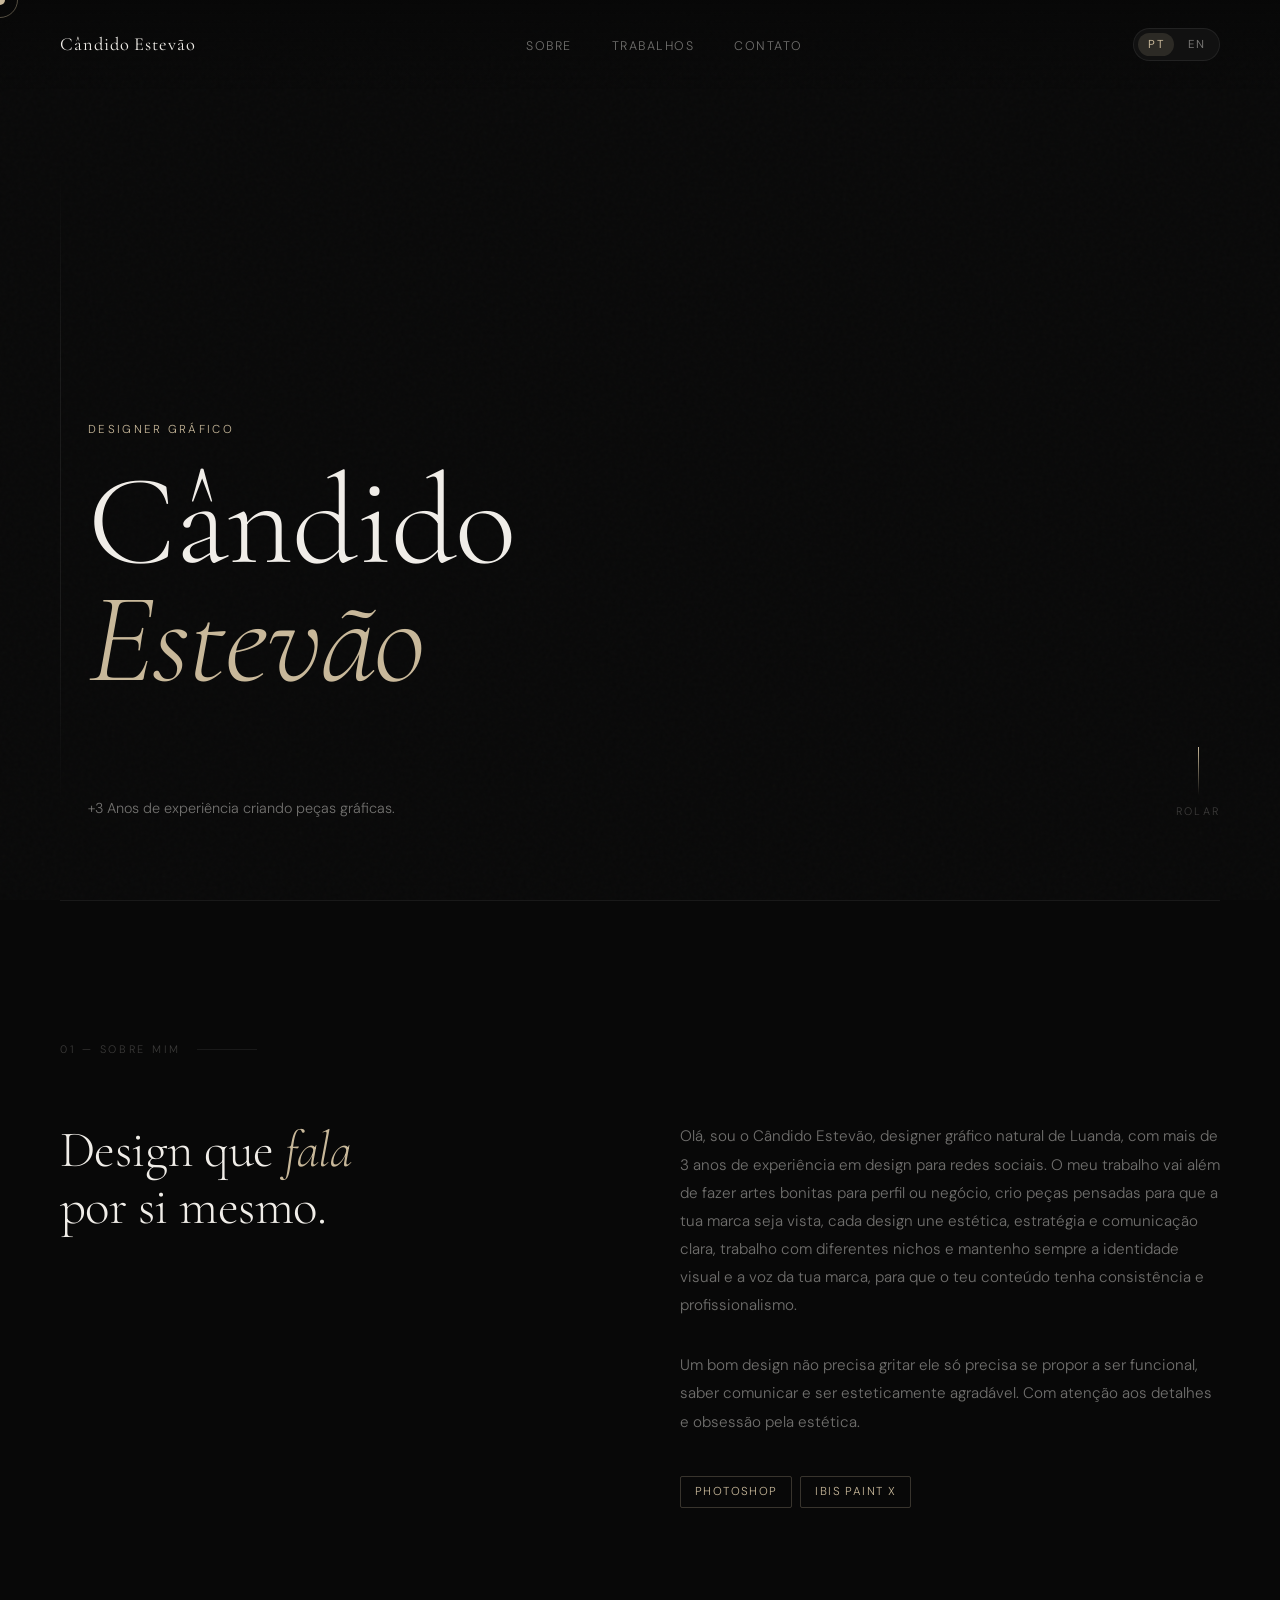
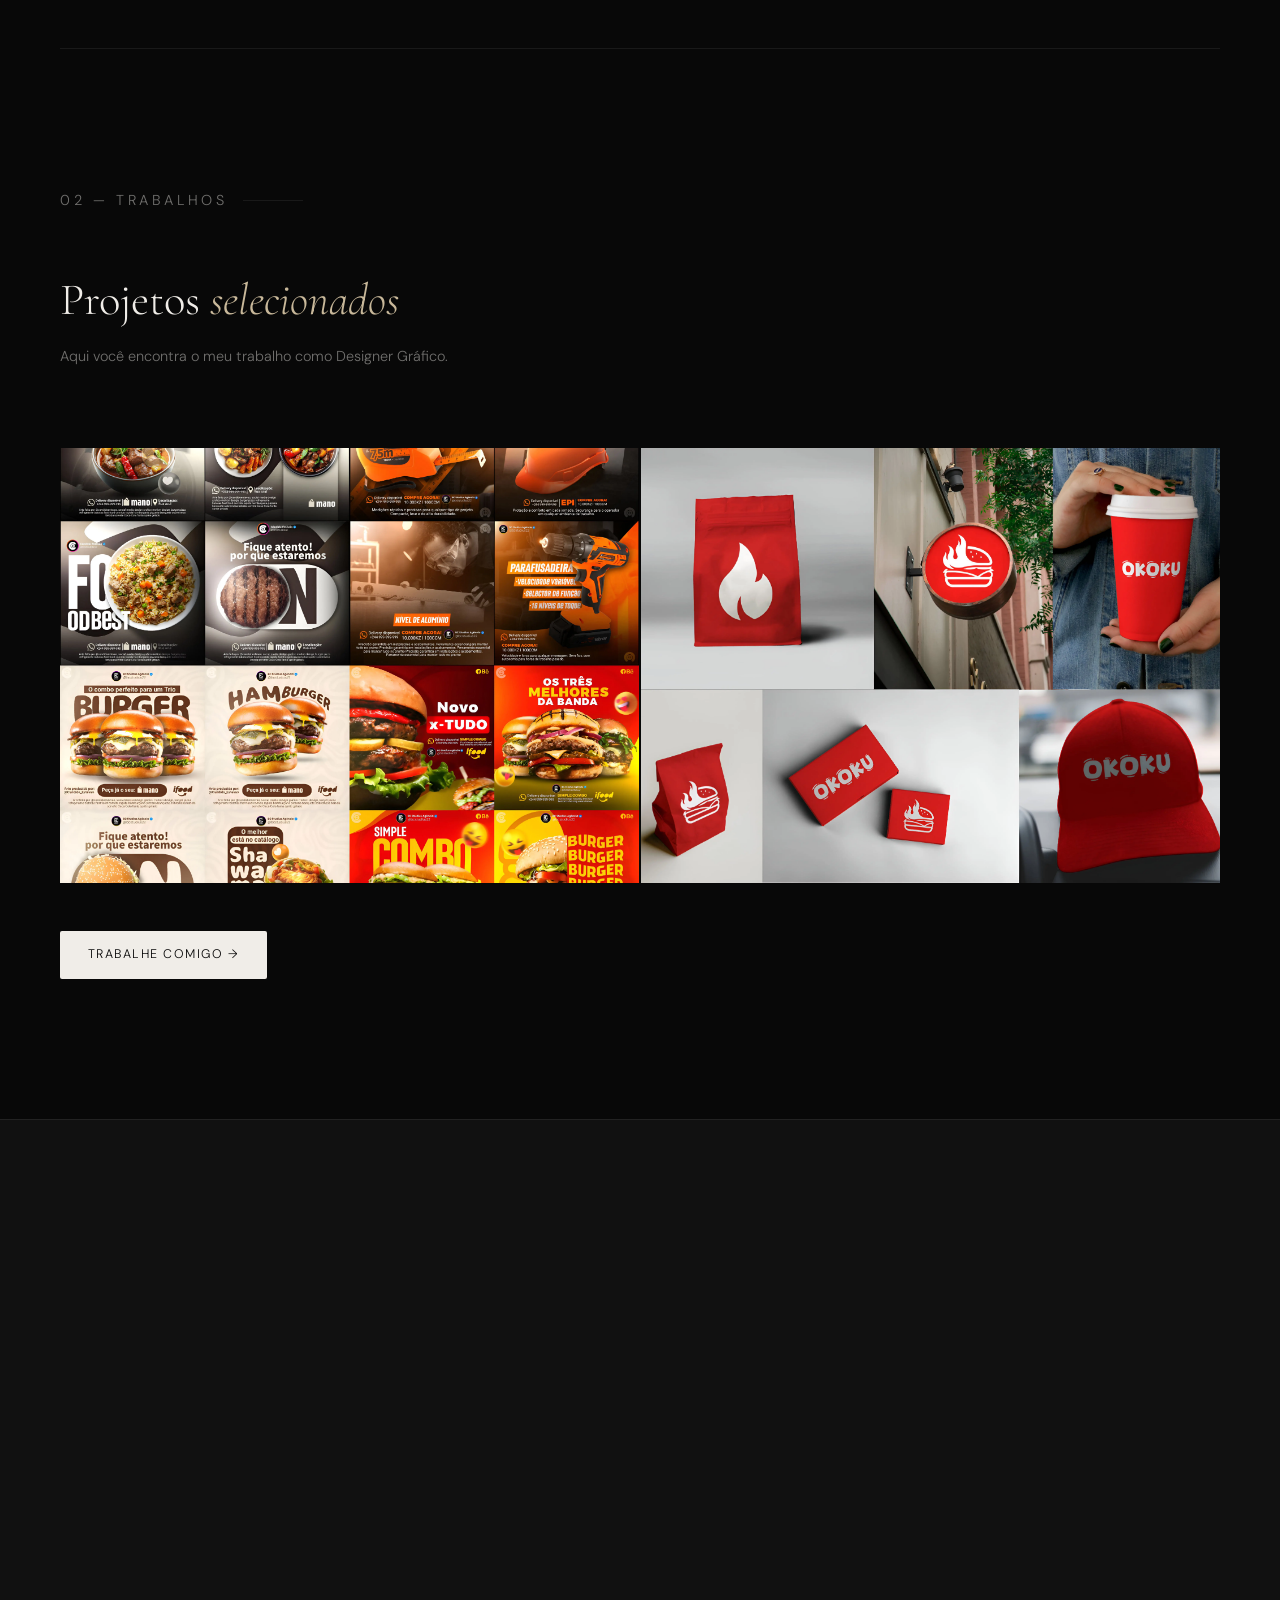
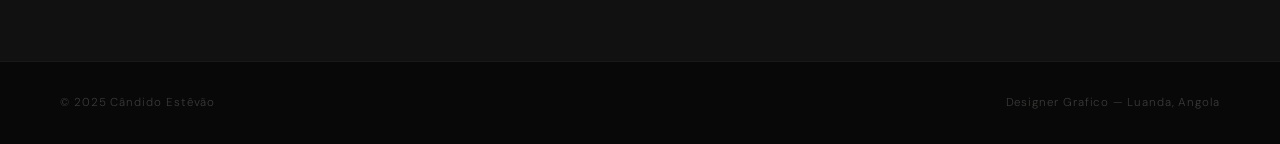
<file: index.html>
<!DOCTYPE html>
<html lang="pt">
<head>
  <meta charset="UTF-8" />
  <meta name="viewport" content="width=device-width, initial-scale=1.0"/>
  <title>Cândido Estevão — Designer</title>
  <link rel="preconnect" href="https://fonts.googleapis.com">
  <link href="https://fonts.googleapis.com/css2?family=Cormorant+Garamond:ital,wght@0,300;0,400;1,300&family=DM+Sans:wght@300;400;500&display=swap" rel="stylesheet">
  <link rel="stylesheet" href="style.css">
</head>
<body>

  <div class="cursor" id="cursor"></div>
  <div class="cursor-follower" id="cursorFollower"></div>

  <nav id="navbar">
    <a href="index.html" class="nav-logo">Cândido Estevão</a>
    <ul class="nav-links">
      <li><a href="#about" data-pt="Sobre" data-en="About">Sobre</a></li>
      <li><a href="#work" data-pt="Trabalhos" data-en="Work">Trabalhos</a></li>
      <li><a href="#contact" data-pt="Contato" data-en="Contact">Contato</a></li>
    </ul>
    <div class="nav-right">
      <div class="lang-toggle">
        <button class="lang-btn active" onclick="setLang('pt')">PT</button>
        <button class="lang-btn" onclick="setLang('en')">EN</button>
      </div>
      <button class="menu-toggle" id="menuToggle" aria-label="Abrir menu">
        <span></span><span></span><span></span>
      </button>
    </div>
  </nav>

  <div class="mobile-menu" id="mobileMenu">
    <ul>
      <li><a href="#about" data-pt="Sobre" data-en="About">Sobre</a></li>
      <li><a href="#work" data-pt="Trabalhos" data-en="Work">Trabalhos</a></li>
      <li><a href="#contact" data-pt="Contato" data-en="Contact">Contato</a></li>
    </ul>
  </div>

  <!-- HERO -->
  <section class="hero" id="home">
    <span class="hero-tag" data-pt="Designer Gráfico" data-en="Graphic Designer">
      Designer Gráfico
    </span>
    <h1 class="hero-name">Cândido<br><em>Estevão</em></h1>
    <div class="hero-bottom">
      <p class="hero-desc" data-pt="+3 Anos de experiência criando peças gráficas ." data-en="+3 Years of Experience Creating Graphic Designs.">
        +3 Anos de experiência criando peças gráficas.
      </p>
      <div class="hero-scroll">
        <div class="scroll-line"></div>
        <span data-pt="Rolar" data-en="Scroll">Rolar</span>
      </div>
    </div>
  </section>

  <div class="divider"></div>

  <!-- SOBRE -->
  <section id="about">
    <p class="section-label reveal" data-pt="01 — Sobre mim" data-en="01 — About me">01 — Sobre mim</p>
    <div class="about-grid">
      <div class="reveal">
        <h2 class="about-heading" data-pt="Design que <em>fala</em><br>por si mesmo." data-en="Design that <em>speaks</em><br>for itself.">
          Design que <em>fala</em><br>por si mesmo.
        </h2>
      </div>
      <div class="reveal reveal-delay-1">
        <p class="about-text" data-pt="Olá, sou o Cândido Estevão, designer gráfico natural de Luanda, com mais de 3 anos de experiência em design para redes sociais.
O meu trabalho vai além de fazer artes bonitas para perfil ou negócio, crio peças pensadas para que a tua marca seja vista, cada design une estética, estratégia e comunicação clara, trabalho com diferentes nichos e mantenho sempre a identidade visual e a voz da tua marca, para que o teu conteúdo tenha consistência e profissionalismo." data-en="Hello, I’m Cândido Estevão, a graphic designer from Luanda with over 3 years of experience in social media design. My work goes beyond creating visually appealing graphics for profiles or businesses; I create pieces designed to make your brand stand out. Each design combines aesthetics, strategy, and clear communication. I work with various niches while always maintaining your brand’s visual identity and voice, ensuring that your content is consistent and professional.">
Olá, sou o Cândido Estevão, designer gráfico natural de Luanda, com mais de 3 anos de experiência em design para redes sociais.
O meu trabalho vai além de fazer artes bonitas para perfil ou negócio, crio peças pensadas para que a tua marca seja vista, cada design une estética, estratégia e comunicação clara, trabalho com diferentes nichos e mantenho sempre a identidade visual e a voz da tua marca, para que o teu conteúdo tenha consistência e profissionalismo.
        </p>
        <p class="about-text" data-pt="Um bom design não precisa gritar ele só precisa se propor a ser funcional, saber comunicar e ser esteticamente agradável. Com atenção aos detalhes e obsessão pela estética." data-en="Good design doesn’t need to scream—it just needs to be functional, communicate clearly, and be aesthetically pleasing. With attention to detail and a strong obsession with aesthetics.">
          Um bom design não precisa gritar ele só precisa se propor a ser funcional, saber comunicar e ser esteticamente agradável. Com atenção aos detalhes e obsessão pela estética.
        </p>
        <div class="skills-list">
          <span class="skill-tag">PHOTOSHOP</span>
          <span class="skill-tag">IBIS PAINT X</span>
        </div>
      </div>
    </div>
  </section>

  <div class="divider"></div>

  <!-- TRABALHOS -->
  <!-- Os cards são gerados pelo JavaScript (script.js) -->
  <section id="work">
    <div class="work-intro reveal">
      <p class="section-label" data-pt="02 — Trabalhos" data-en="02 — Work">02 — Trabalhos</p>
      <h2 data-pt="Projetos <em>selecionados</em>" data-en="<em>Selected</em> projects">Projetos <em>selecionados</em></h2>
      <p data-pt="Aqui você encontra o meu trabalho como Designer Gráfico." data-en="Here, you can explore my work as a Graphic Designer.">
        Aqui você encontra o meu trabalho como Designer Gráfico.
      </p>
    </div>

    <!-- O id="projects-grid" é o alvo onde o JS vai injetar os cards -->
    <div class="projects-grid" id="projects-grid"></div>

    <div class="work-cta reveal">
      <a href="#contact" class="btn-primary" data-pt="Trabalhe comigo →" data-en="Work with me →">Trabalhe comigo →</a>
    </div>
  </section>

  <!-- CONTATO -->
  <section class="contact-section" id="contact">
    <p class="contact-eyebrow reveal" data-pt="03 Contato" data-en="03 — Contact">03 — Contato</p>
    <h2 class="contact-heading reveal">
      <span data-pt="Vamos começar" data-en="Shall we start">Vamos começar</span><br>
      <em data-pt="a trabalhar?" data-en="working together?">a trabalhar?</em>
    </h2>
    <div class="contact-links reveal">
      <a href="https://www.instagram.com/candidestevao?stkn=MXRwanRqcXpnenVlbA==" target="_blank" class="btn-ghost">Instagram</a>
      <a href="https://wa.me/244942501748" target="_blank" class="btn-ghost">Whatasapp</a>
      <a href="https://www.facebook.com/profile.php?id=61555177680543&locale=pt_BR" target="_blank" class="btn-ghost">Facebook</a>
    </div>
  </section>

  <footer>
    <span>© 2025 Cândido Estêvão</span>
    <span data-pt="Design & Motion — Luanda, Angola" data-en="Design & Motion — Luanda, Angola">Designer Grafico — Luanda, Angola</span>
  </footer>

  <script src="script.js"></script>
</body>
</html>
</file>
<file: style.css>
/* =============================================
   VARIÁVEIS GLOBAIS
============================================= */
:root {
  --bg: #080808;
  --surface: #111111;
  --border: rgba(255,255,255,0.07);
  --text-primary: #f0ede8;
  --text-secondary: rgba(240,237,232,0.45);
  --text-tertiary: rgba(240,237,232,0.22);
  --accent: #c8b89a;
  --accent-dim: rgba(200,184,154,0.15);
  --font-display: 'Cormorant Garamond', Georgia, serif;
  --font-body: 'DM Sans', sans-serif;
}

/* =============================================
   RESET & BASE
============================================= */
*, *::before, *::after { box-sizing: border-box; margin: 0; padding: 0; }
html { scroll-behavior: smooth; }
body {
  background-color: var(--bg);
  color: var(--text-primary);
  font-family: var(--font-body);
  font-weight: 300;
  line-height: 1.6;
  overflow-x: hidden;
  cursor: none;
}

/* =============================================
   CURSOR CUSTOMIZADO
============================================= */
.cursor {
  width: 10px; height: 10px;
  background: var(--accent);
  border-radius: 50%;
  position: fixed;
  pointer-events: none;
  z-index: 9999;
  transform: translate(-50%, -50%);
  transition: transform 0.1s, width 0.3s, height 0.3s, opacity 0.3s;
}
.cursor-follower {
  width: 36px; height: 36px;
  border: 1px solid rgba(200,184,154,0.4);
  border-radius: 50%;
  position: fixed;
  pointer-events: none;
  z-index: 9998;
  transform: translate(-50%, -50%);
  transition: transform 0.08s linear, width 0.3s, height 0.3s;
}

/* =============================================
   NAVEGAÇÃO
============================================= */
nav {
  position: fixed;
  top: 0; left: 0; right: 0;
  z-index: 100;
  display: flex;
  align-items: center;
  justify-content: space-between;
  padding: 28px 60px;
  background: linear-gradient(to bottom, rgba(8,8,8,0.95), transparent);
  transition: background 0.4s, padding 0.4s;
}
nav.scrolled {
  background: rgba(8,8,8,0.92);
  backdrop-filter: blur(20px);
  -webkit-backdrop-filter: blur(20px);
  border-bottom: 1px solid var(--border);
  padding: 18px 60px;
}

.nav-logo {
  font-family: var(--font-display);
  font-size: 1.15rem;
  font-weight: 400;
  letter-spacing: 0.05em;
  color: var(--text-primary);
  text-decoration: none;
}

.nav-links {
  display: flex;
  align-items: center;
  gap: 40px;
  list-style: none;
}
.nav-links a {
  font-size: 0.78rem;
  letter-spacing: 0.12em;
  text-transform: uppercase;
  color: var(--text-secondary);
  text-decoration: none;
  transition: color 0.3s;
}
.nav-links a:hover { color: var(--text-primary); }

/* Agrupa o lang-toggle e o botão hamburguer */
.nav-right {
  display: flex;
  align-items: center;
  gap: 20px;
}

/* Botão de idioma */
.lang-toggle {
  display: flex;
  gap: 4px;
  background: var(--surface);
  border: 1px solid var(--border);
  border-radius: 20px;
  padding: 4px;
}
.lang-btn {
  background: none;
  border: none;
  color: var(--text-secondary);
  font-family: var(--font-body);
  font-size: 0.72rem;
  letter-spacing: 0.1em;
  padding: 4px 10px;
  border-radius: 16px;
  cursor: none;
  transition: all 0.25s;
}
.lang-btn.active {
  background: var(--accent-dim);
  color: var(--accent);
}

/* =============================================
   BOTÃO HAMBURGUER
   São 3 linhas (<span>) que se transformam
   num X quando o menu está aberto.
============================================= */
.menu-toggle {
  display: none; /* escondido no desktop */
  flex-direction: column;
  justify-content: center;
  align-items: flex-end;
  gap: 5px;
  background: none;
  border: none;
  cursor: none;
  padding: 4px;
  width: 32px;
  height: 32px;
}

/* As 3 linhas do hamburguer */
.menu-toggle span {
  display: block;
  height: 1px;
  background: var(--text-primary);
  border-radius: 2px;
  transition: all 0.35s cubic-bezier(0.16, 1, 0.3, 1);
}
.menu-toggle span:nth-child(1) { width: 24px; }
.menu-toggle span:nth-child(2) { width: 16px; } /* linha mais curta = detalhe elegante */
.menu-toggle span:nth-child(3) { width: 24px; }

/* Quando o menu está aberto: transforma em X */
.menu-toggle.open span:nth-child(1) {
  transform: translateY(6px) rotate(45deg);
  width: 24px;
}
.menu-toggle.open span:nth-child(2) {
  opacity: 0;
  transform: scaleX(0);
}
.menu-toggle.open span:nth-child(3) {
  transform: translateY(-6px) rotate(-45deg);
  width: 24px;
}

/* =============================================
   MENU MOBILE OVERLAY
   Cobre a tela toda com fundo escuro.
   Começa invisível (opacity: 0, pointer-events: none)
   e aparece quando ganha a classe .open
============================================= */
.mobile-menu {
  position: fixed;
  inset: 0; /* top/right/bottom/left = 0 de uma vez */
  z-index: 99;
  background: rgba(8, 8, 8, 0.97);
  backdrop-filter: blur(24px);
  -webkit-backdrop-filter: blur(24px);

  display: flex;
  align-items: center;
  justify-content: center;

  /* Estado inicial: invisível e não clicável */
  opacity: 0;
  pointer-events: none;
  transition: opacity 0.4s cubic-bezier(0.16, 1, 0.3, 1);
}

/* Estado aberto: visível e clicável */
.mobile-menu.open {
  opacity: 1;
  pointer-events: all;
}

.mobile-menu ul {
  list-style: none;
  text-align: center;
  display: flex;
  flex-direction: column;
  gap: 12px;
}

/* Cada link do menu mobile */
.mobile-menu ul li {
  overflow: hidden; /* necessário para a animação de entrada */
}

.mobile-menu ul li a {
  font-family: var(--font-display);
  font-size: clamp(2.8rem, 12vw, 5rem);
  font-weight: 300;
  color: var(--text-primary);
  text-decoration: none;
  letter-spacing: -0.01em;
  display: inline-block;

  /* Animação: começa deslocado para baixo */
  transform: translateY(100%);
  transition: transform 0.5s cubic-bezier(0.16, 1, 0.3, 1),
              color 0.3s;
}

/* Quando aberto, cada link sobe para o lugar */
.mobile-menu.open ul li a {
  transform: translateY(0);
}

/* Escalonamento: cada link aparece com um pequeno atraso */
.mobile-menu.open ul li:nth-child(1) a { transition-delay: 0.05s; }
.mobile-menu.open ul li:nth-child(2) a { transition-delay: 0.12s; }
.mobile-menu.open ul li:nth-child(3) a { transition-delay: 0.19s; }

.mobile-menu ul li a:hover { color: var(--accent); }

/* =============================================
   HERO
============================================= */
.hero {
  min-height: 100vh;
  display: flex;
  flex-direction: column;
  justify-content: flex-end;
  padding: 0 60px 80px;
  position: relative;
  overflow: hidden;
}
.hero::before {
  content: '';
  position: absolute;
  inset: 0;
  background-image: url("data:image/svg+xml,%3Csvg viewBox='0 0 256 256' xmlns='http://www.w3.org/2000/svg'%3E%3Cfilter id='noise'%3E%3CfeTurbulence type='fractalNoise' baseFrequency='0.9' numOctaves='4' stitchTiles='stitch'/%3E%3C/filter%3E%3Crect width='100%25' height='100%25' filter='url(%23noise)' opacity='0.04'/%3E%3C/svg%3E");
  pointer-events: none;
  opacity: 0.6;
}
.hero::after {
  content: '';
  position: absolute;
  left: 60px;
  top: 160px;
  bottom: 80px;
  width: 1px;
  background: linear-gradient(to bottom, transparent, var(--border) 30%, var(--border) 70%, transparent);
}

.hero-tag {
  font-size: 0.72rem;
  letter-spacing: 0.2em;
  text-transform: uppercase;
  color: var(--accent);
  margin-bottom: 24px;
  padding-left: 28px;
  opacity: 0;
  animation: fadeUp 0.8s 0.3s forwards;
}
.hero-name {
  font-family: var(--font-display);
  font-size: clamp(4rem, 10vw, 9rem);
  font-weight: 300;
  line-height: 0.92;
  letter-spacing: -0.01em;
  color: var(--text-primary);
  padding-left: 28px;
  opacity: 0;
  animation: fadeUp 0.9s 0.5s forwards;
}
.hero-name em { font-style: italic; color: var(--accent); }

.hero-bottom {
  display: flex;
  align-items: flex-end;
  justify-content: space-between;
  margin-top: 48px;
  padding-left: 28px;
  opacity: 0;
  animation: fadeUp 0.9s 0.75s forwards;
}
.hero-desc {
  max-width: 340px;
  font-size: 0.9rem;
  color: var(--text-secondary);
  line-height: 1.7;
}
.hero-scroll {
  display: flex;
  flex-direction: column;
  align-items: center;
  gap: 8px;
  color: var(--text-tertiary);
  font-size: 0.68rem;
  letter-spacing: 0.2em;
  text-transform: uppercase;
}
.scroll-line {
  width: 1px;
  height: 48px;
  background: linear-gradient(to bottom, var(--accent), transparent);
  animation: scrollPulse 2s ease-in-out infinite;
}

/* =============================================
   SECÇÕES
============================================= */
section { padding: 140px 60px; position: relative; }

.section-label {
  font-size: 0.68rem;
  letter-spacing: 0.25em;
  text-transform: uppercase;
  color: var(--text-tertiary);
  margin-bottom: 64px;
  display: flex;
  align-items: center;
  gap: 16px;
}
.section-label::after {
  content: '';
  flex: 1;
  max-width: 60px;
  height: 1px;
  background: var(--border);
}

/* SOBRE */
.about-grid {
  display: grid;
  grid-template-columns: 1fr 1fr;
  gap: 80px;
  align-items: start;
}
.about-heading {
  font-family: var(--font-display);
  font-size: clamp(2.2rem, 4vw, 3.8rem);
  font-weight: 300;
  line-height: 1.1;
  letter-spacing: -0.01em;
}
.about-heading em { font-style: italic; color: var(--accent); }
.about-text {
  font-size: 0.95rem;
  color: var(--text-secondary);
  line-height: 1.85;
  margin-bottom: 32px;
}
.skills-list { display: flex; flex-wrap: wrap; gap: 8px; margin-top: 40px; }
.skill-tag {
  font-size: 0.72rem;
  letter-spacing: 0.12em;
  text-transform: uppercase;
  color: var(--accent);
  border: 1px solid rgba(200,184,154,0.25);
  padding: 6px 14px;
  border-radius: 2px;
}

/* PROJETOS */
.work-intro { max-width: 600px; margin-bottom: 80px; }
.work-intro h2 {
  font-family: var(--font-display);
  font-size: clamp(2rem, 3.5vw, 3.2rem);
  font-weight: 300;
  line-height: 1.1;
  margin-bottom: 20px;
}
.work-intro h2 em { font-style: italic; color: var(--accent); }
.work-intro p { font-size: 0.9rem; color: var(--text-secondary); }

.projects-grid {
  display: grid;
  grid-template-columns: repeat(2, 1fr);
  gap: 2px;
}
.project-card {
  position: relative;
  aspect-ratio: 4/3;
  overflow: hidden;
  background: var(--surface);
  cursor: none;
}
.project-card .placeholder {
  width: 100%; height: 100%;
  display: flex;
  align-items: center;
  justify-content: center;
  font-family: var(--font-display);
  font-size: 5rem;
  color: var(--text-tertiary);
  transition: transform 0.6s cubic-bezier(0.25, 0.46, 0.45, 0.94);
  background: linear-gradient(135deg, #0e0e0e 0%, #161616 100%);
  overflow: hidden; /* garante que a imagem não ultrapassa o card */
}
.project-card:nth-child(2) .placeholder { background: linear-gradient(135deg, #0c0c10 0%, #14141a 100%); }
.project-card:nth-child(3) .placeholder { background: linear-gradient(135deg, #0e0c0c 0%, #181212 100%); }
.project-card:hover .placeholder { transform: scale(1.04); }

/* Imagem de capa do card — preenche o card todo */
.card-cover {
  width: 100%;
  height: 100%;
  object-fit: cover;
  display: block;
  transition: transform 0.6s cubic-bezier(0.25, 0.46, 0.45, 0.94);
}
.project-card:hover .card-cover {
  transform: scale(1.04);
}

/* Ícone PNG dentro do card (fallback) */
.card-icon {
  width: 80px;
  height: 80px;
  object-fit: contain;
  opacity: 0.35;
  transition: opacity 0.4s, transform 0.6s cubic-bezier(0.25, 0.46, 0.45, 0.94);
}
.project-card:hover .card-icon {
  opacity: 0.55;
  transform: scale(1.08);
}

.project-overlay {
  position: absolute;
  inset: 0;
  background: linear-gradient(to top, rgba(8,8,8,0.92) 0%, transparent 55%);
  display: flex;
  flex-direction: column;
  justify-content: flex-end;
  padding: 32px;
  opacity: 0;
  transition: opacity 0.4s;
}
.project-card:hover .project-overlay { opacity: 1; }
.project-type {
  font-size: 0.68rem;
  letter-spacing: 0.2em;
  text-transform: uppercase;
  color: var(--accent);
  margin-bottom: 8px;
}
.project-title { font-family: var(--font-display); font-size: 1.6rem; font-weight: 300; }
.project-arrow {
  position: absolute;
  top: 28px; right: 28px;
  width: 36px; height: 36px;
  border: 1px solid var(--border);
  border-radius: 50%;
  display: flex;
  align-items: center;
  justify-content: center;
  font-size: 0.9rem;
  transform: rotate(-45deg);
  opacity: 0;
  transition: opacity 0.4s, transform 0.4s;
}
.project-card:hover .project-arrow { opacity: 1; transform: rotate(0deg); }
.work-cta { margin-top: 48px; display: flex; align-items: center; gap: 20px; }

/* BOTÕES */
.btn-primary {
  display: inline-flex;
  align-items: center;
  gap: 10px;
  font-family: var(--font-body);
  font-size: 0.78rem;
  letter-spacing: 0.12em;
  text-transform: uppercase;
  color: var(--bg);
  background: var(--text-primary);
  padding: 14px 28px;
  border-radius: 2px;
  text-decoration: none;
  cursor: none;
  transition: background 0.3s, color 0.3s;
}
.btn-primary:hover { background: var(--accent); }
.btn-ghost {
  display: inline-flex;
  align-items: center;
  gap: 10px;
  font-family: var(--font-body);
  font-size: 0.78rem;
  letter-spacing: 0.12em;
  text-transform: uppercase;
  color: var(--text-secondary);
  border: 1px solid var(--border);
  padding: 14px 28px;
  border-radius: 2px;
  text-decoration: none;
  cursor: none;
  transition: border-color 0.3s, color 0.3s;
}
.btn-ghost:hover { border-color: var(--accent); color: var(--accent); }

/* CONTATO */
.contact-section {
  background: var(--surface);
  border-top: 1px solid var(--border);
  text-align: center;
  padding: 120px 60px;
}
.contact-eyebrow {
  font-size: 0.68rem;
  letter-spacing: 0.25em;
  text-transform: uppercase;
  color: var(--text-tertiary);
  margin-bottom: 32px;
}
.contact-heading {
  font-family: var(--font-display);
  font-size: clamp(2.5rem, 6vw, 6rem);
  font-weight: 300;
  line-height: 1;
  letter-spacing: -0.02em;
  margin-bottom: 48px;
}
.contact-heading em { font-style: italic; color: var(--accent); }
.contact-links {
  display: flex;
  align-items: center;
  justify-content: center;
  gap: 16px;
  flex-wrap: wrap;
}

/* RODAPÉ */
footer {
  border-top: 1px solid var(--border);
  padding: 32px 60px;
  display: flex;
  align-items: center;
  justify-content: space-between;
}
footer span { font-size: 0.72rem; color: var(--text-tertiary); letter-spacing: 0.08em; }

.divider { height: 1px; background: var(--border); margin: 0 60px; }

/* =============================================
   ANIMAÇÕES
============================================= */
@keyframes fadeUp {
  from { opacity: 0; transform: translateY(30px); }
  to   { opacity: 1; transform: translateY(0); }
}
@keyframes scrollPulse {
  0%, 100% { opacity: 0.3; }
  50%       { opacity: 1; }
}
.reveal {
  opacity: 0;
  transform: translateY(40px);
  transition: opacity 0.8s cubic-bezier(0.16, 1, 0.3, 1),
              transform 0.8s cubic-bezier(0.16, 1, 0.3, 1);
}
.reveal.visible { opacity: 1; transform: translateY(0); }
.reveal-delay-1 { transition-delay: 0.1s; }
.reveal-delay-2 { transition-delay: 0.22s; }
.reveal-delay-3 { transition-delay: 0.36s; }

/* =============================================
   RESPONSIVIDADE — MOBILE
   Tudo abaixo de 768px de largura
============================================= */
@media (max-width: 768px) {
  /* Restaura o cursor padrão no mobile (não há mouse) */
  body { cursor: auto; }
  .cursor, .cursor-follower { display: none; }

  /* Navbar */
  nav { padding: 20px 24px; }
  nav.scrolled { padding: 14px 24px; }

  /* Esconde o menu desktop e mostra o hamburguer */
  .nav-links { display: none; }
  .menu-toggle { display: flex; }

  /* Hero */
  .hero { padding: 0 24px 60px; }
  .hero::after { left: 24px; }
  .hero-name { padding-left: 18px; }
  .hero-tag { padding-left: 18px; }
  .hero-bottom { flex-direction: column; gap: 40px; padding-left: 18px; }

  /* Secções */
  section { padding: 100px 24px; }
  .about-grid { grid-template-columns: 1fr; gap: 48px; }

  /* Projetos: 1 coluna no mobile */
  .projects-grid { grid-template-columns: 1fr; }
  .project-card.featured { grid-column: span 1; aspect-ratio: 4/3; }

  /* No mobile o overlay fica sempre visível (não há hover) */
  .project-overlay { opacity: 1; }
  .project-arrow { opacity: 1; transform: rotate(0deg); }

  .work-cta { flex-direction: column; align-items: flex-start; }

  .divider { margin: 0 24px; }
  footer { padding: 24px; flex-direction: column; gap: 12px; text-align: center; }
}

/* =============================================
   PÁGINA DE PROJETO INDIVIDUAL
============================================= */

/* Link que cobre o card inteiro — melhor para acessibilidade */
.card-link {
  display: block;
  width: 100%;
  height: 100%;
  text-decoration: none;
  color: inherit;
}

/* Capa do projeto — ocupa a largura toda */
.project-hero {
  padding-top: 80px; /* espaço para a navbar fixa */
}

.project-hero-cover {
  width: 100%;
  aspect-ratio: 16/7;
  overflow: hidden;
  background: var(--surface);
  display: flex;
  align-items: center;
  justify-content: center;
}

.project-hero-cover img {
  width: 100%;
  height: 100%;
  object-fit: cover; /* a imagem cobre a área sem distorcer */
}

/* Placeholder enquanto não há imagem */
.placeholder-cover {
  font-family: var(--font-display);
  font-size: 8rem;
  color: var(--text-tertiary);
}

/* Corpo da página de projeto */
.project-body {
  max-width: 1100px;
  margin: 0 auto;
  padding: 80px 60px 120px;
}

/* Cabeçalho: título à esquerda, meta à direita */
.project-header {
  display: grid;
  grid-template-columns: 1fr 1fr;
  gap: 60px;
  align-items: start;
  margin-bottom: 60px;
}

.project-category {
  display: block;
  font-size: 0.68rem;
  letter-spacing: 0.25em;
  text-transform: uppercase;
  color: var(--accent);
  margin-bottom: 16px;
}

.project-main-title {
  font-family: var(--font-display);
  font-size: clamp(2.5rem, 5vw, 4.5rem);
  font-weight: 300;
  line-height: 1.05;
  letter-spacing: -0.01em;
}

/* Bloco de metadados (ano, cliente, ferramentas) */
.project-meta {
  display: flex;
  flex-direction: column;
  gap: 24px;
  padding-top: 8px;
}

.meta-item {
  display: flex;
  flex-direction: column;
  gap: 4px;
}

.meta-label {
  font-size: 0.65rem;
  letter-spacing: 0.2em;
  text-transform: uppercase;
  color: var(--text-tertiary);
}

.meta-value {
  font-size: 0.9rem;
  color: var(--text-secondary);
}

.project-divider {
  height: 1px;
  background: var(--border);
  margin-bottom: 60px;
}

/* Descrição do projeto */
.project-description {
  max-width: 680px;
  margin-bottom: 80px;
}

.project-description p {
  font-size: 1.05rem;
  color: var(--text-secondary);
  line-height: 1.9;
}

/* Galeria de imagens */
.project-gallery {
  display: grid;
  grid-template-columns: 1fr 1fr;
  gap: 2px;
  margin-bottom: 80px;
}

.gallery-item {
  aspect-ratio: 4/3;
  overflow: hidden;
  background: var(--surface);
}

.gallery-item img {
  width: 100%;
  height: 100%;
  object-fit: cover;
  transition: transform 0.6s cubic-bezier(0.25, 0.46, 0.45, 0.94);
}

.gallery-item:hover img { transform: scale(1.04); }

/* Primeira imagem da galeria ocupa a largura toda */
/* Navegação entre projetos */
.project-nav {
  display: flex;
  align-items: center;
  justify-content: space-between;
  padding-top: 60px;
  border-top: 1px solid var(--border);
}

.project-nav-link {
  display: flex;
  align-items: center;
  gap: 12px;
  font-size: 0.78rem;
  letter-spacing: 0.1em;
  text-transform: uppercase;
  color: var(--text-secondary);
  text-decoration: none;
  transition: color 0.3s;
}

.project-nav-link:hover { color: var(--accent); }

.nav-arrow {
  font-size: 1.1rem;
  transition: transform 0.3s;
}

.project-nav-link.prev:hover .nav-arrow { transform: translateX(-4px); }
.project-nav-link.next:hover .nav-arrow { transform: translateX(4px); }

.project-nav-back {
  font-size: 0.68rem;
  letter-spacing: 0.2em;
  text-transform: uppercase;
  color: var(--text-tertiary);
  text-decoration: none;
  border: 1px solid var(--border);
  padding: 8px 20px;
  border-radius: 2px;
  transition: color 0.3s, border-color 0.3s;
}

.project-nav-back:hover { color: var(--accent); border-color: var(--accent); }

/* Responsividade da página de projeto */
@media (max-width: 768px) {
  .project-body { padding: 48px 24px 80px; }
  .project-header { grid-template-columns: 1fr; gap: 40px; }
  .project-hero-cover { aspect-ratio: 4/3; }
  .project-gallery { grid-template-columns: 1fr; }
  .project-nav { flex-direction: column; gap: 24px; text-align: center; }
}

/* =============================================
   SISTEMA DE RÁCIOS DA GALERIA
   Cada item declara o seu próprio formato.
   O CSS garante que a imagem/vídeo preenche
   o espaço sem distorcer (object-fit: cover).
============================================= */

/* Classe base de cada item da galeria */
.gallery-item {
  overflow: hidden;
  background: var(--surface);
  position: relative;
}

/* A proporção de cada item já não vem de uma classe fixa — vem
   directamente do atributo "style" (aspect-ratio) que o script.js
   escreve com base no campo "ratio" de cada imagem/vídeo, ou,
   quando esse campo não existe, é detectada automaticamente a
   partir do ficheiro real. Isto permite QUALQUER proporção,
   não só um conjunto pré-definido. */

/* Imagens e vídeos preenchem o contentor sem distorcer */
.gallery-item img,
.gallery-item video {
  width: 100%;
  height: 100%;
  object-fit: cover;
  display: block;
  transition: transform 0.6s cubic-bezier(0.25, 0.46, 0.45, 0.94);
}

.gallery-item:hover img,
.gallery-item:hover video {
  transform: scale(1.03);
}

/* ——— LAYOUT DA GALERIA ———
   A galeria usa CSS Grid com colunas automáticas.
   Itens 9:16 (portrait) ficam mais estreitos,
   itens 16:9 ocupam a largura toda.
============================================= */
.project-gallery {
  display: grid;
  grid-template-columns: repeat(2, 1fr);
  gap: 4px;
  align-items: start; /* impede que imagens de alturas diferentes sejam esticadas */
  margin-bottom: 80px;
}

/* Itens "largos" (paisagem) ocupam a largura toda da grelha */
.gallery-item.span-2 {
  grid-column: span 2;
}

/* Itens quadrados ou "altos" (retrato) ficam lado a lado, 2 por linha */
.gallery-item.span-1 {
  grid-column: span 1;
}

/* ——— CAPA DO PROJETO ———
   A proporção vem do atributo "style" (ver nota acima) */
.project-hero-cover {
  width: 100%;
  overflow: hidden;
  background: var(--surface);
  display: flex;
  align-items: center;
  justify-content: center;
  position: relative;
}

.project-hero-cover img,
.project-hero-cover video {
  width: 100%;
  height: 100%;
  object-fit: cover;
  display: block;
}

/* Placeholder da capa quando não há imagem */
.cover-placeholder {
  min-height: 400px;
}
.cover-placeholder span {
  font-family: var(--font-display);
  font-size: 8rem;
  color: var(--text-tertiary);
}

/* Limita a largura de capas quadradas/retrato para não ficarem enormes */
.project-hero-cover.cover-narrow {
  max-width: 600px;
  margin: 0 auto;
}

/* Responsividade: no mobile tudo fica a 1 coluna */
@media (max-width: 768px) {
  .project-gallery {
    grid-template-columns: 1fr;
  }
  .gallery-item.span-1,
  .gallery-item.span-2 {
    grid-column: span 1;
  }
}

/* =============================================
   DICA "CLIQUE PARA AMPLIAR"
============================================= */
.gallery-item,
.project-hero-cover {
  cursor: zoom-in;
}

.expand-hint {
  position: absolute;
  top: 16px;
  right: 16px;
  width: 36px;
  height: 36px;
  border: 1px solid rgba(240,237,232,0.3);
  border-radius: 50%;
  background: rgba(8,8,8,0.55);
  backdrop-filter: blur(6px);
  -webkit-backdrop-filter: blur(6px);
  display: flex;
  align-items: center;
  justify-content: center;
  color: var(--text-primary);
  font-size: 0.95rem;
  opacity: 0;
  transition: opacity 0.3s;
  pointer-events: none;
}
.gallery-item:hover .expand-hint,
.project-hero-cover:hover .expand-hint {
  opacity: 1;
}

/* =============================================
   LIGHTBOX — visualização da imagem completa
   object-fit: contain garante que a imagem inteira
   é sempre visível, seja qual for a sua proporção.
============================================= */
.lightbox {
  position: fixed;
  inset: 0;
  z-index: 1000;
  display: flex;
  align-items: center;
  justify-content: center;
  background: rgba(8,8,8,0.97);
  backdrop-filter: blur(16px);
  -webkit-backdrop-filter: blur(16px);
  opacity: 0;
  pointer-events: none;
  transition: opacity 0.35s cubic-bezier(0.16, 1, 0.3, 1);
}
.lightbox.open {
  opacity: 1;
  pointer-events: all;
}
.lightbox-img {
  max-width: 88vw;
  max-height: 86vh;
  object-fit: contain;
  box-shadow: 0 30px 80px rgba(0,0,0,0.5);
  opacity: 0;
  transform: scale(0.97);
  transition: opacity 0.35s, transform 0.35s;
}
.lightbox.open .lightbox-img {
  opacity: 1;
  transform: scale(1);
}
.lightbox-close,
.lightbox-prev,
.lightbox-next {
  position: absolute;
  width: 44px;
  height: 44px;
  border: 1px solid var(--border);
  border-radius: 50%;
  background: rgba(17,17,17,0.6);
  color: var(--text-primary);
  display: flex;
  align-items: center;
  justify-content: center;
  font-size: 1.1rem;
  cursor: none;
  transition: border-color 0.3s, color 0.3s;
}
.lightbox-close:hover,
.lightbox-prev:hover,
.lightbox-next:hover {
  border-color: var(--accent);
  color: var(--accent);
}
.lightbox-close { top: 28px; right: 28px; }
.lightbox-prev  { left: 28px; top: 50%; transform: translateY(-50%); }
.lightbox-next  { right: 28px; top: 50%; transform: translateY(-50%); }
.lightbox-counter {
  position: absolute;
  bottom: 28px;
  left: 50%;
  transform: translateX(-50%);
  font-size: 0.72rem;
  letter-spacing: 0.15em;
  color: var(--text-tertiary);
}

@media (max-width: 768px) {
  .expand-hint { display: none; } /* sem hover no telemóvel, o ícone não é útil */
  .lightbox-close { top: 16px; right: 16px; width: 38px; height: 38px; }
  .lightbox-prev { left: 12px; width: 38px; height: 38px; }
  .lightbox-next { right: 12px; width: 38px; height: 38px; }
}
</file>
